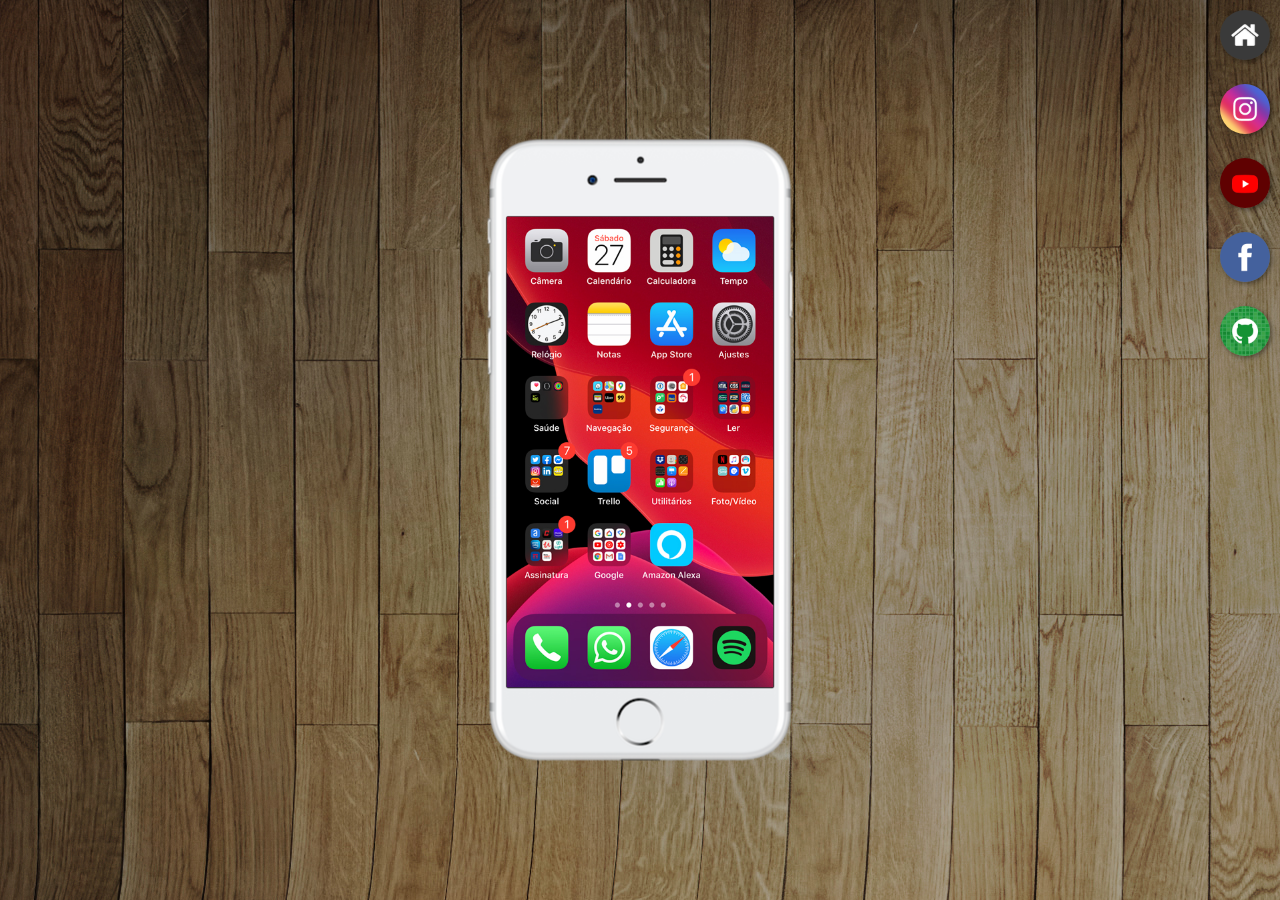
<file: index.html>
<!DOCTYPE html>
<html lang="pt-br">
<head>
    <meta charset="UTF-8">
    <meta name="viewport" content="width=device-width, initial-scale=1.0">
    <title>Document</title>
    <link rel="shortcut icon" href="favicon.ico" type="image/x-icon">
    <link rel="stylesheet" href="estilos/style.css">
</head>
<body>
    <main>
        <section id="telefone">
            <iframe src="home.html" name="tela" id="tela" frameborder="0"></iframe>
        </section>
        <section id="redes-sociais">
            <a href="home.html" target="tela"><img src="imagens/logo-home.jpg" alt="home"></a><br>
            <a href="instagram.html" target="tela"><img src="imagens/logo-instagram.jpg" alt="instagram"></a><br>
            <a href="youtube.html" target="tela"><img src="imagens/logo-youtube.jpg" alt="youtube"></a><br>
            <a href="facebook.html" target="tela"><img src="imagens/logo-facebook.jpg" alt="facebook"></a><br>
            <a href="github.html" target="tela"><img src="imagens/logo-github.jpg" alt="github"></a><br>

        </section>
    </main>
</body>
</html>
</file>
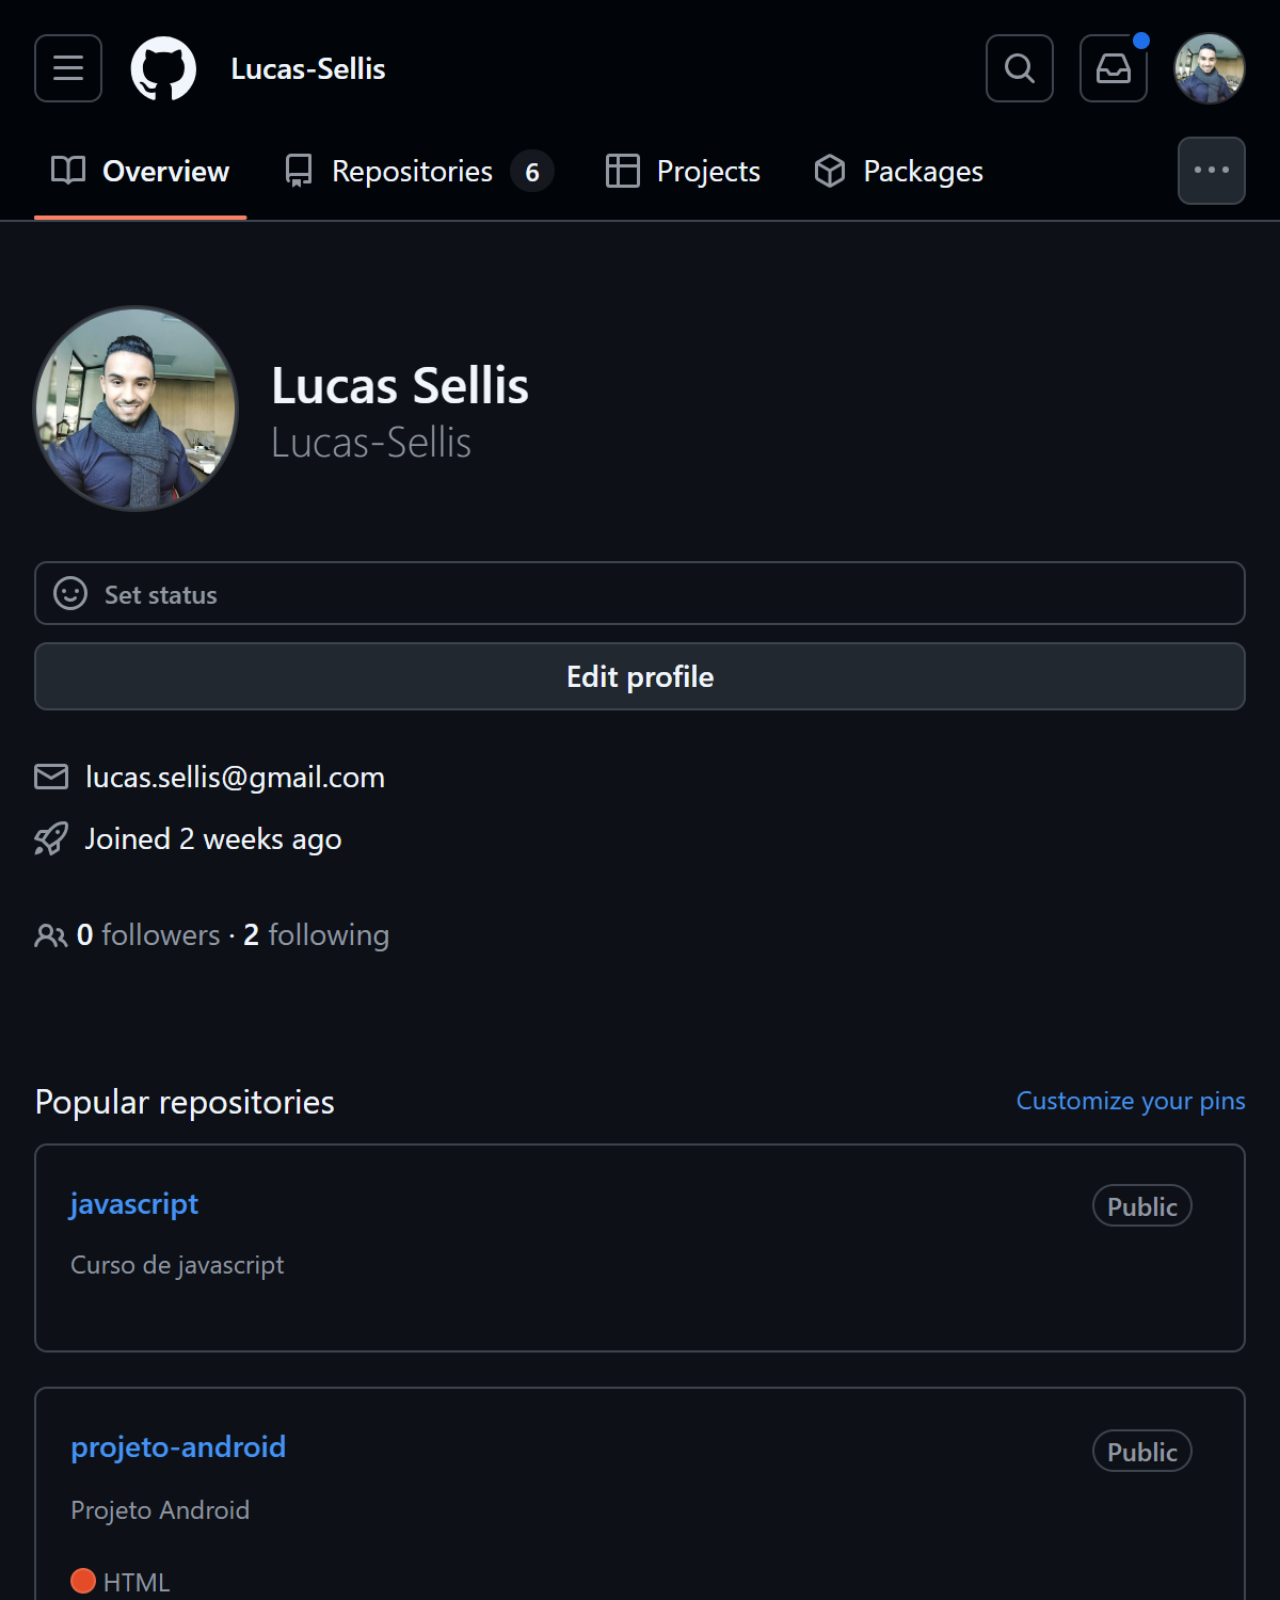
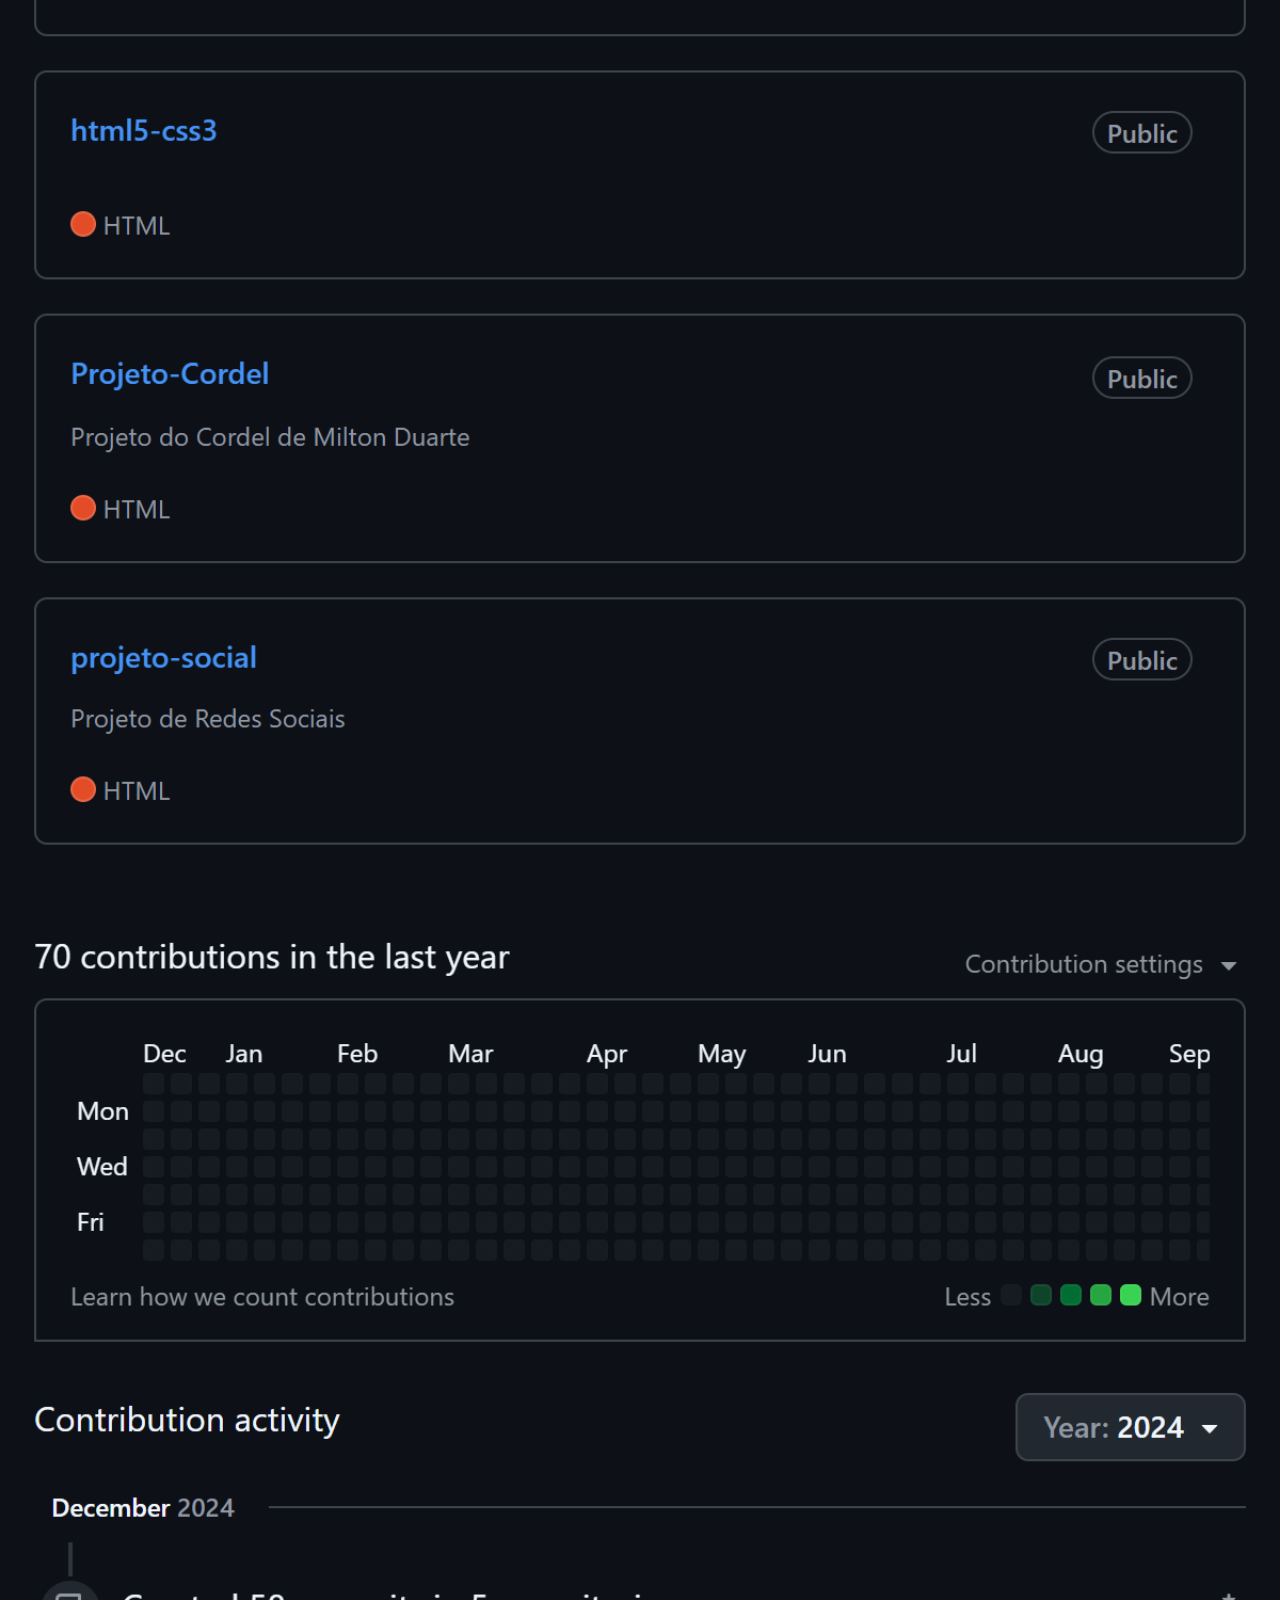
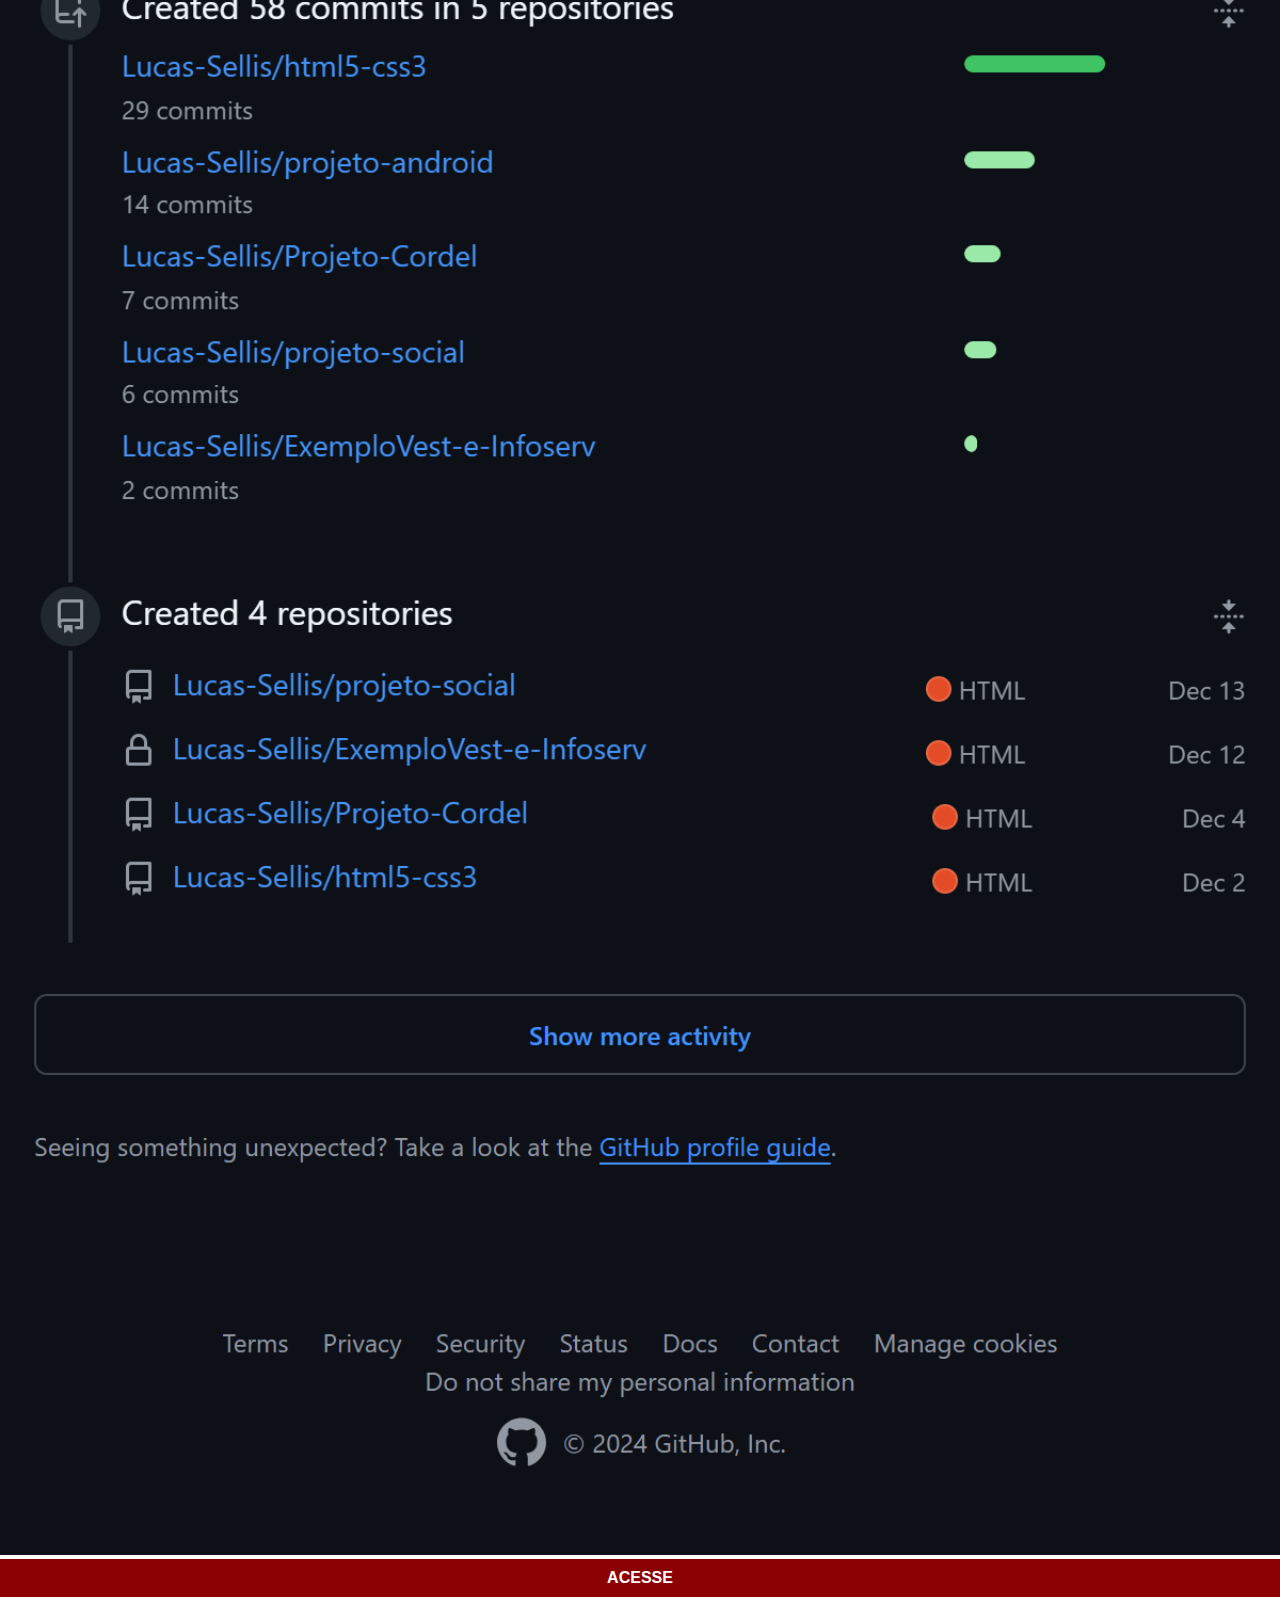
<file: github.html>
<!DOCTYPE html>
<html lang="pt-br">
<head>
    <meta charset="UTF-8">
    <meta name="viewport" content="width=device-width, initial-scale=1.0">
    <title>github</title>
    <link rel="stylesheet" href="estilos/social.css">
</head>
<body>
    <img src="imagens/github.com_Lucas-Sellis.png" alt="github">
    <a href="https://www.github.com/Lucas-Sellis" target="_blank">ACESSE</a>
</body>
</html>
</file>
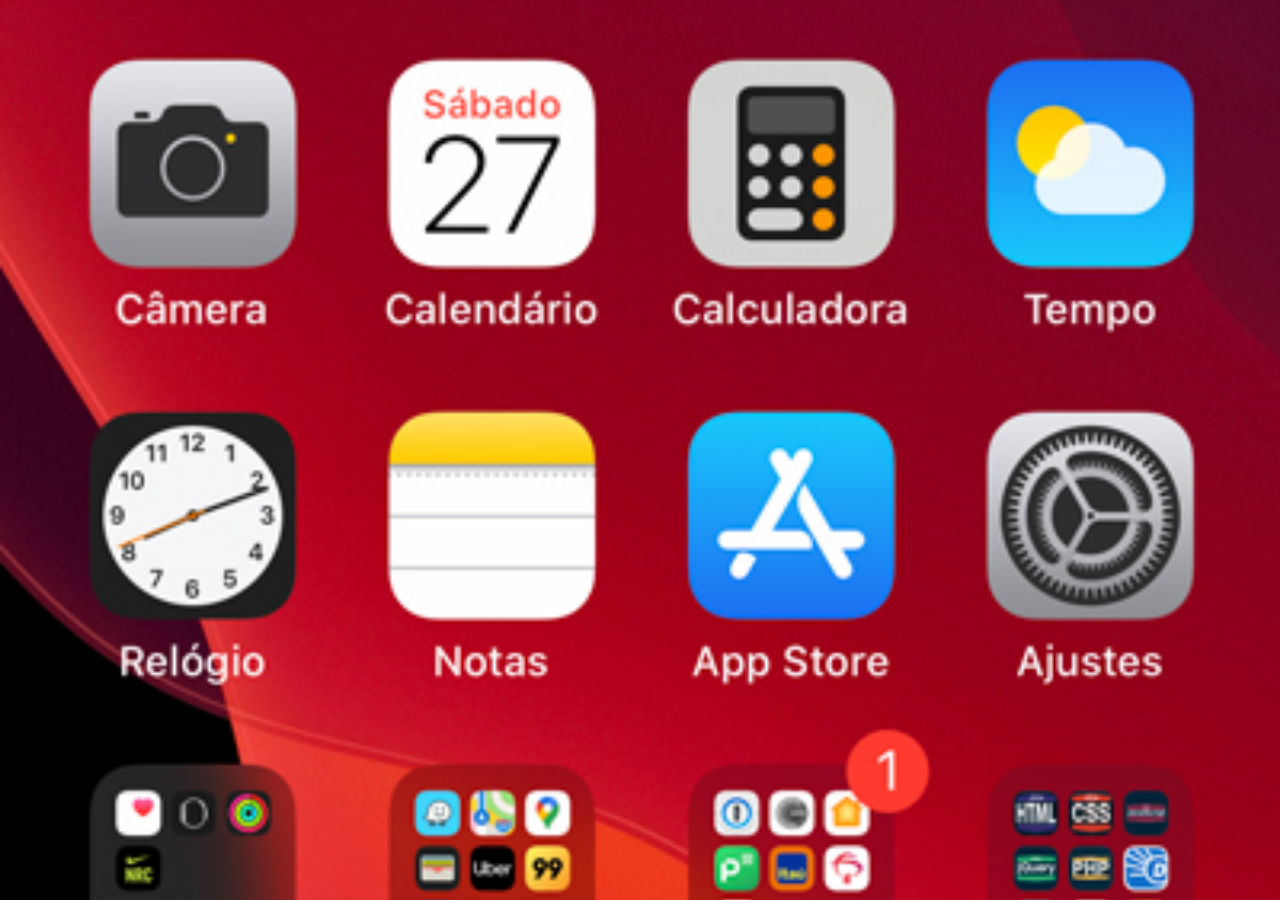
<file: home.html>
<!DOCTYPE html>
<html lang="pt-br">
<head>


    <meta charset="UTF-8">
    <meta name="viewport" content="width=device-width, initial-scale=1.0"> 
    <title>Document</title>
</head>
<style>
    *{
        margin: 0px;
        padding: 0px;

    }

    body {
        width: 100vw;
        height: 100vh;
        background: black url("imagens/tela-home.jpg") no-repeat top center;
        background-size: cover;
    }

    /* CONFIRGURAÇÕES DA IMAGEM QUE ESTA DENTRO DO CELULAR*/




</style>
<body>
    
</body>
</html>
</file>
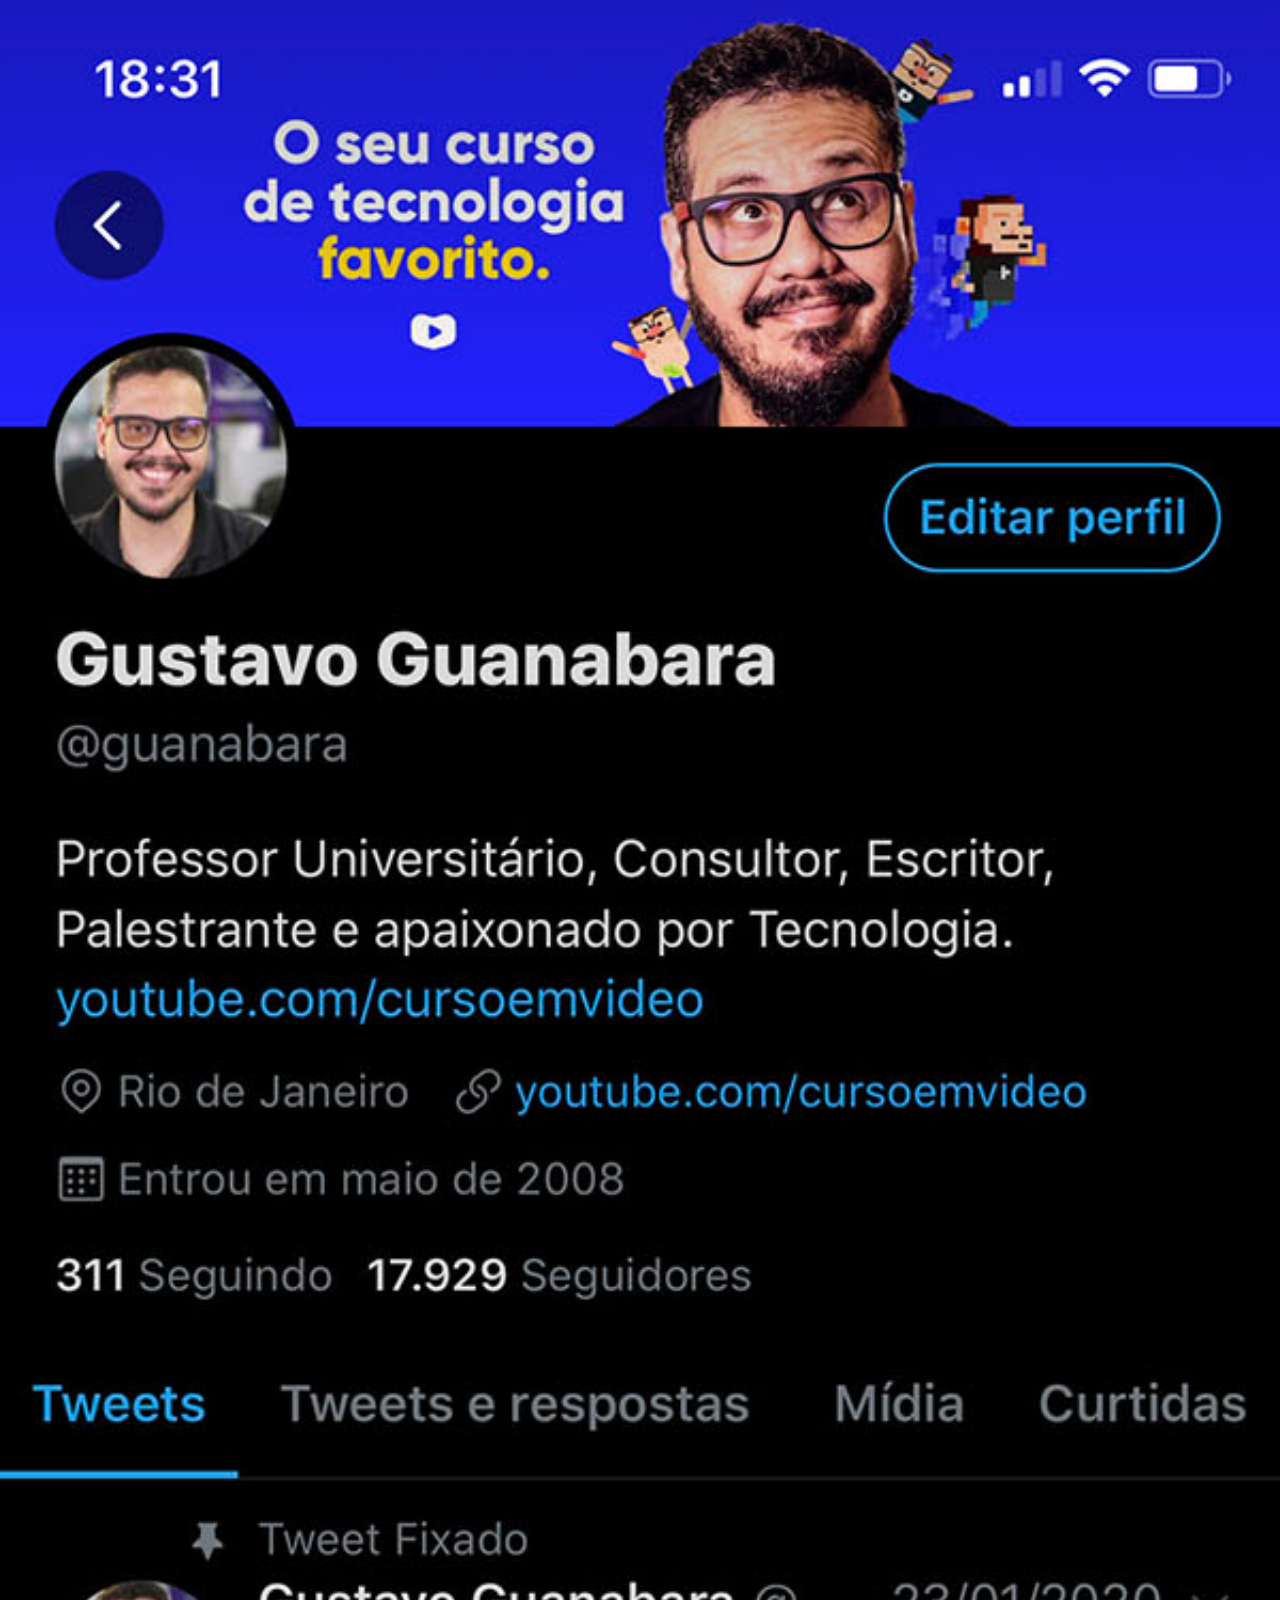
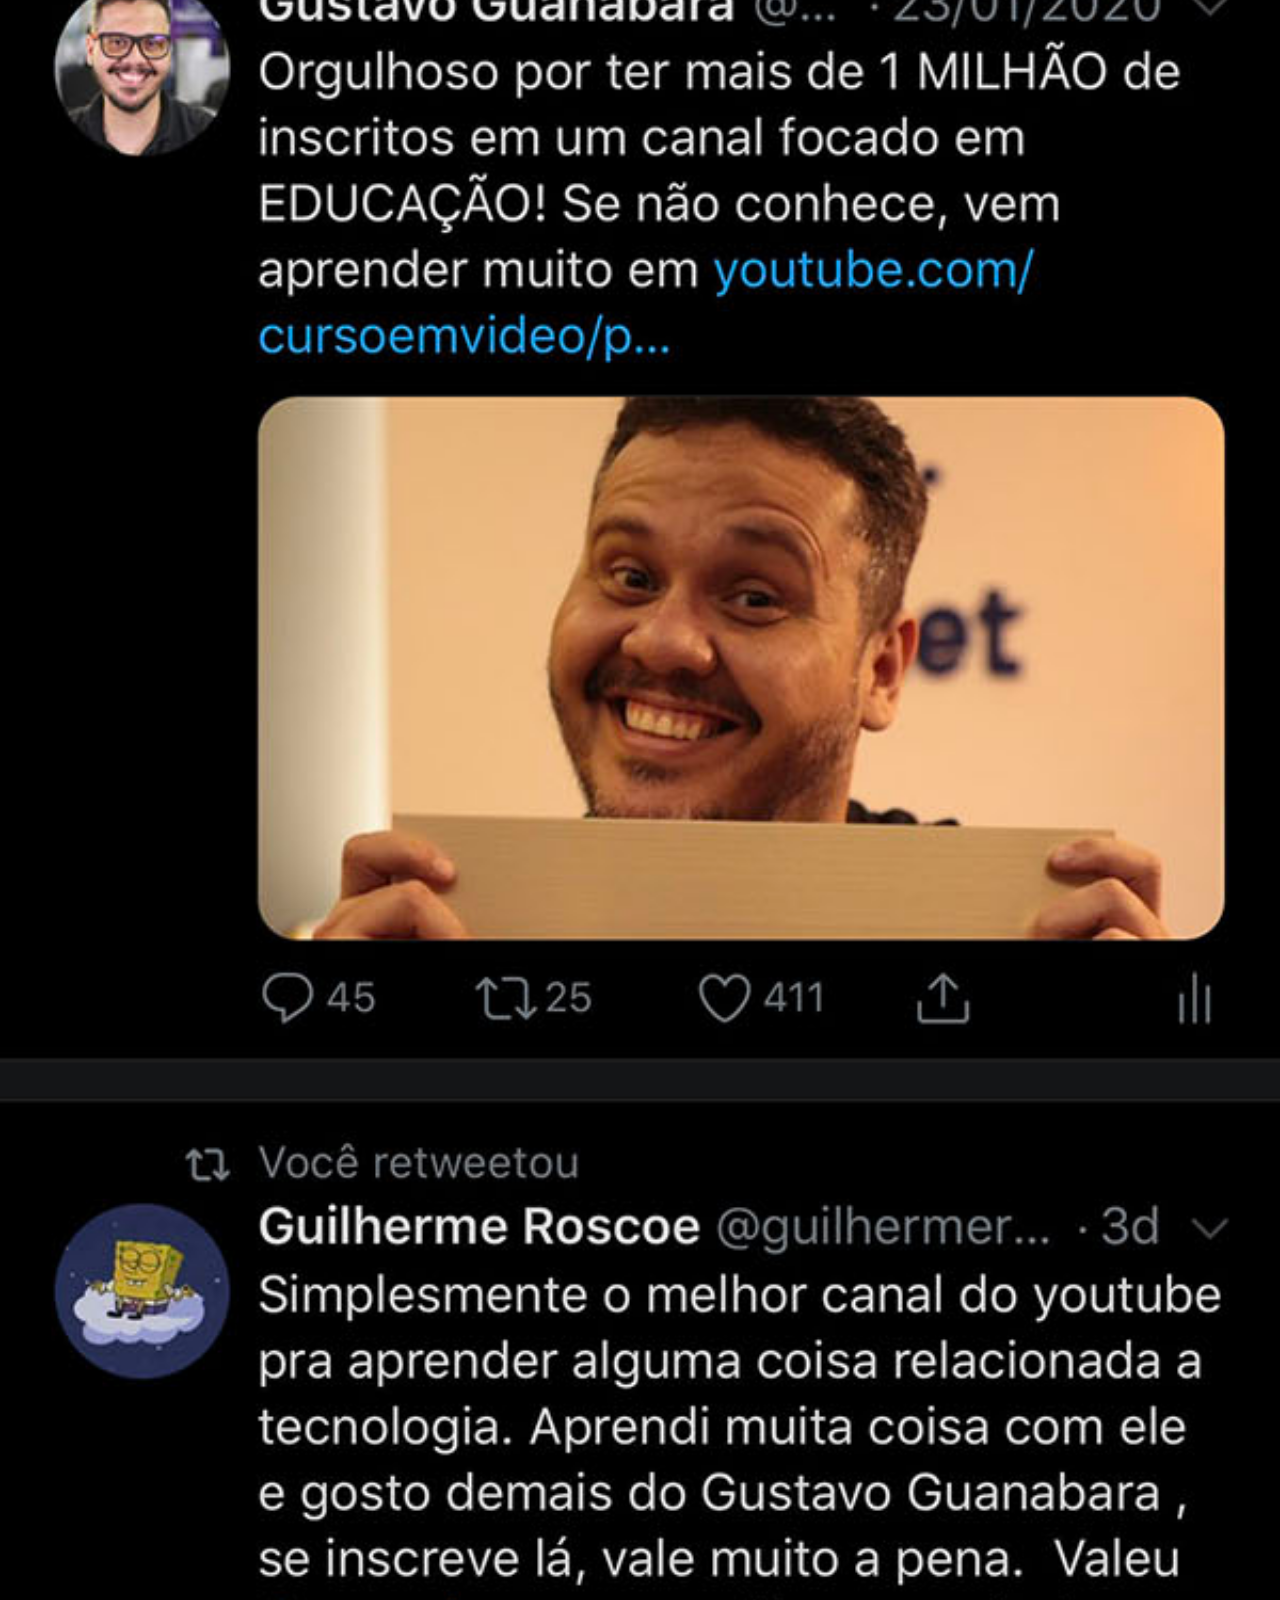
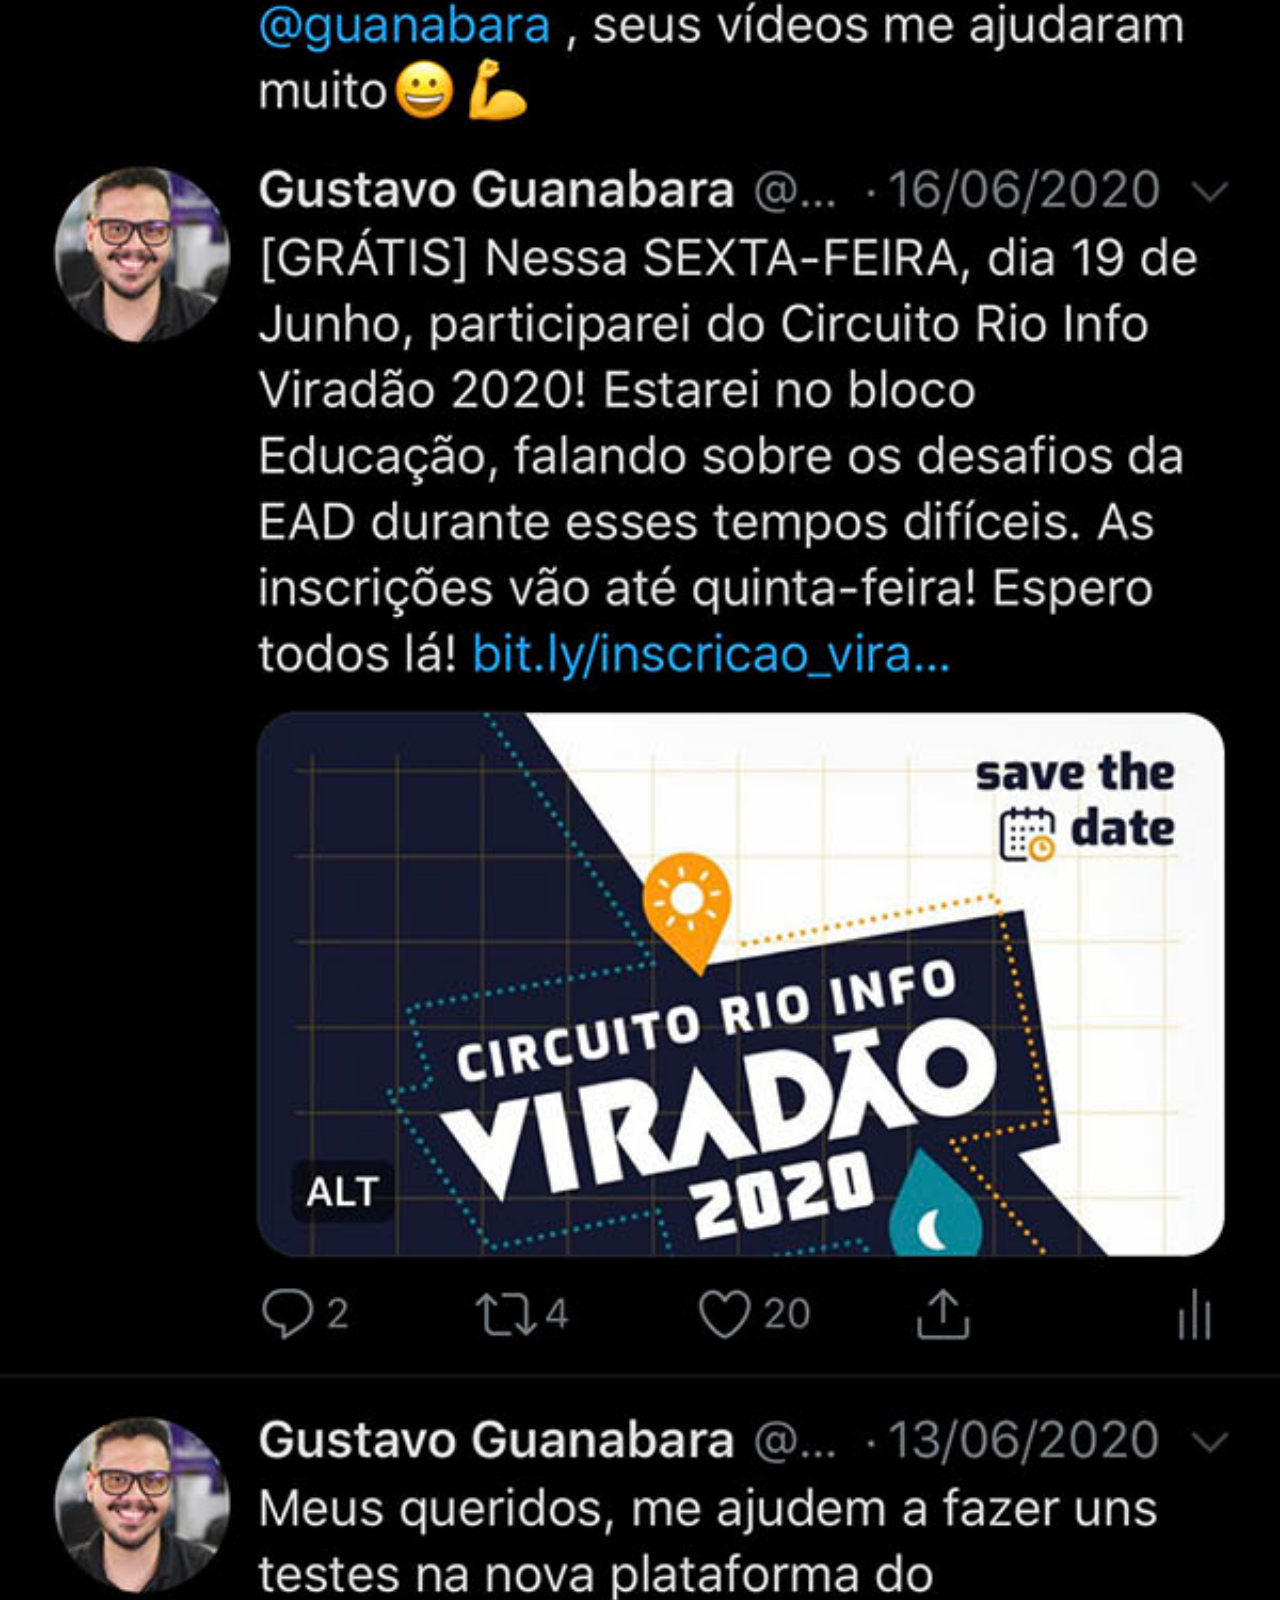
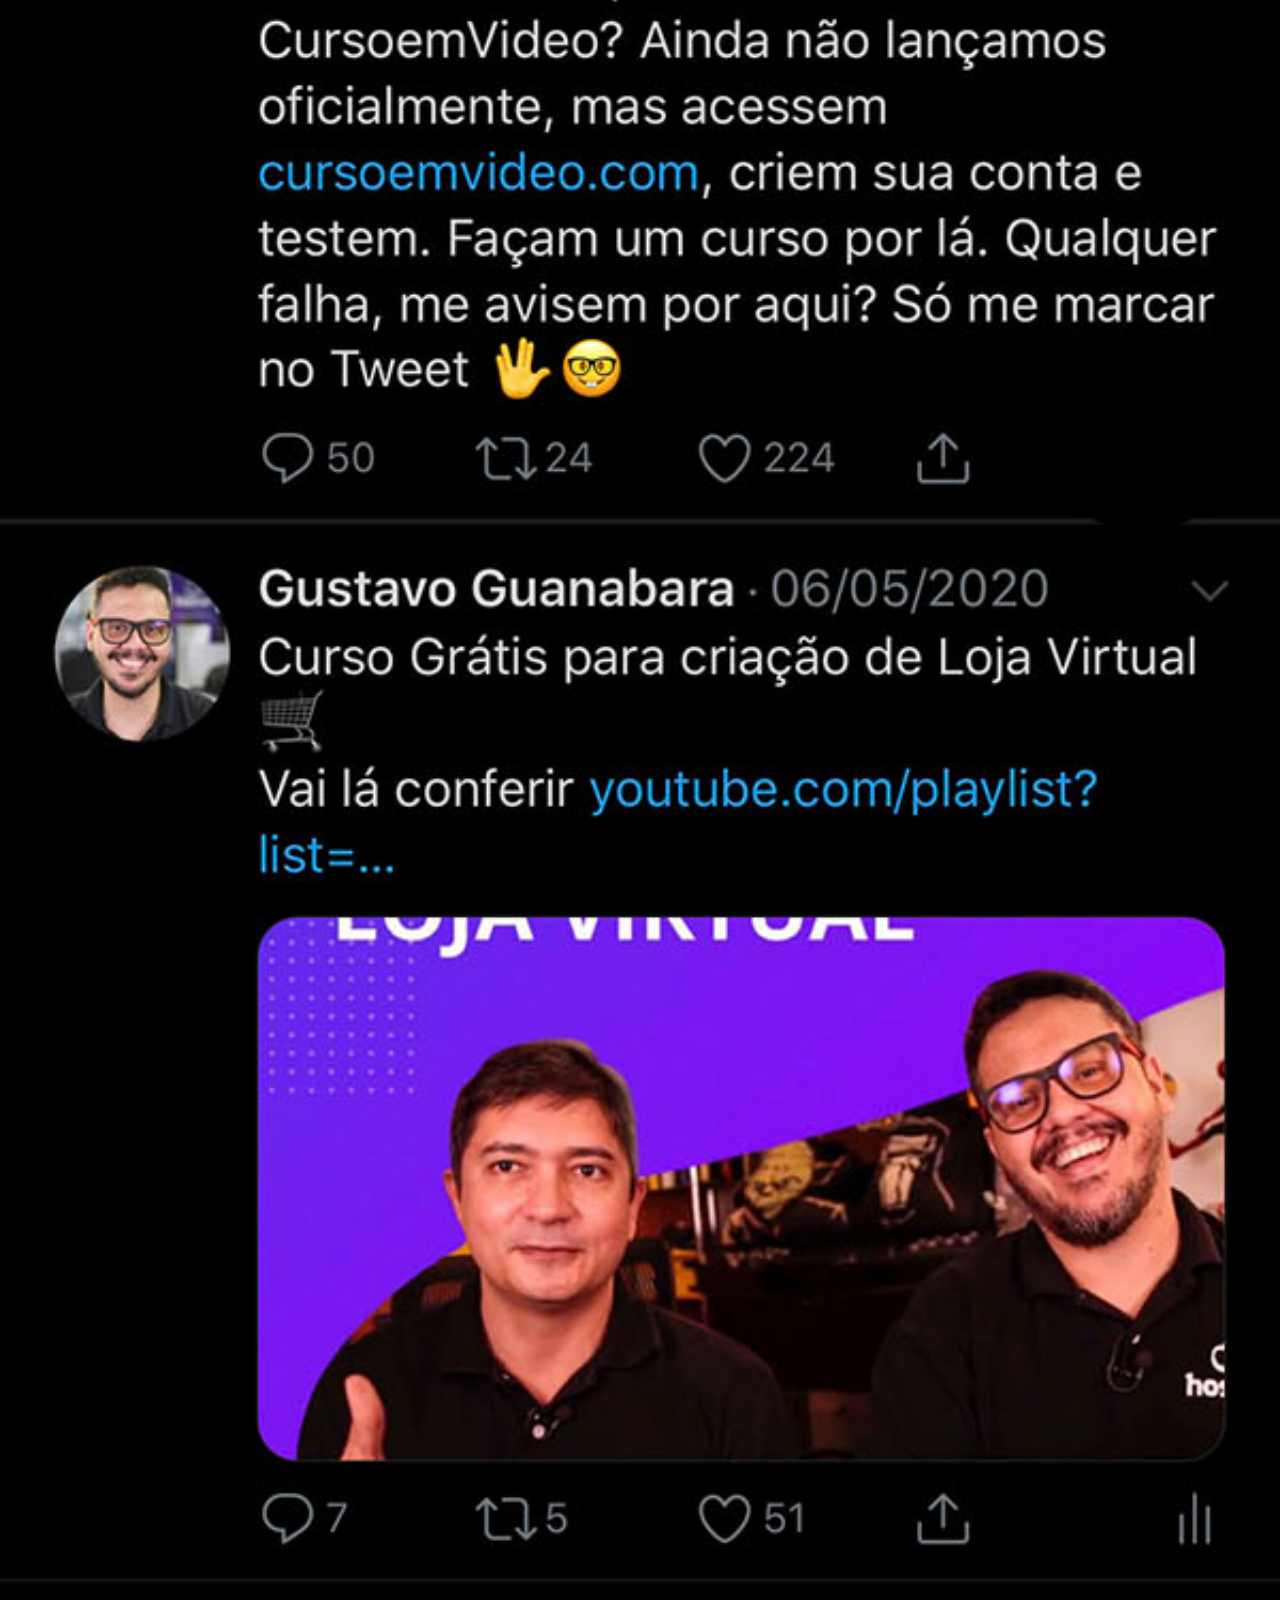
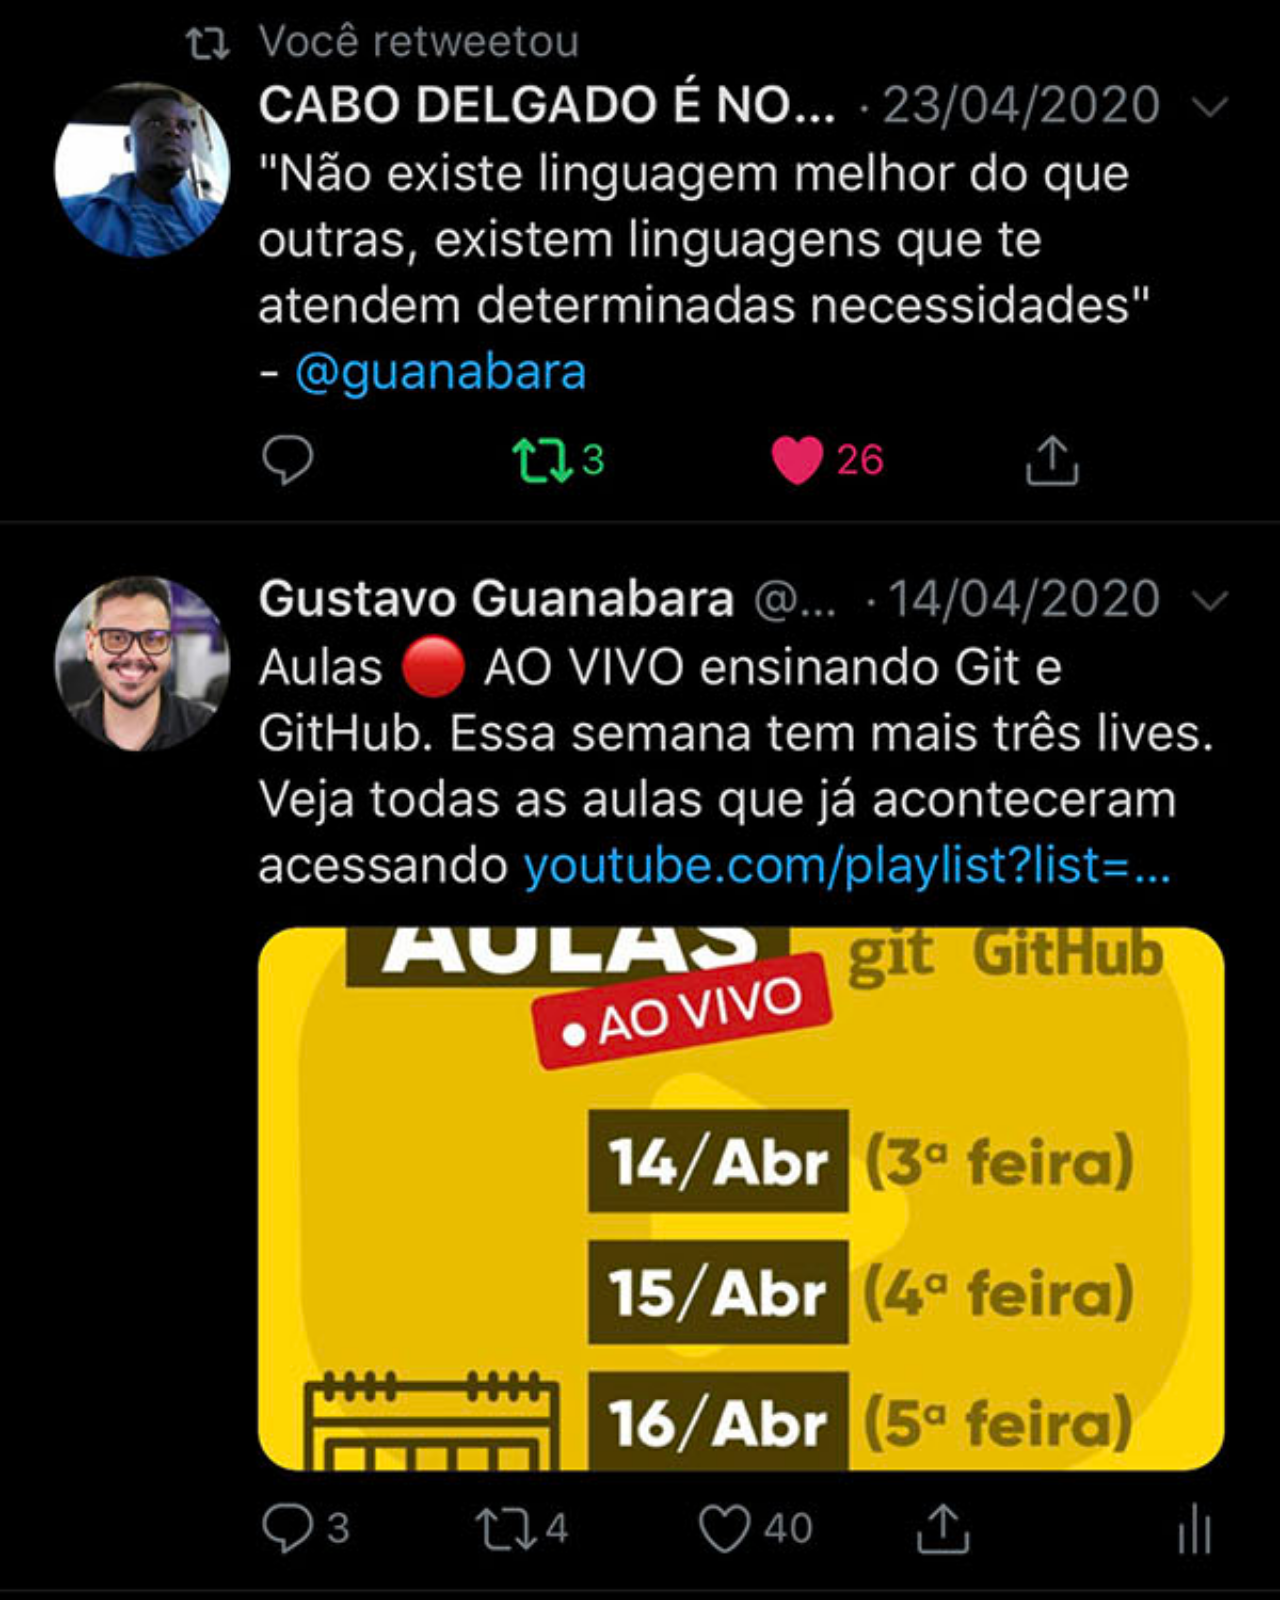
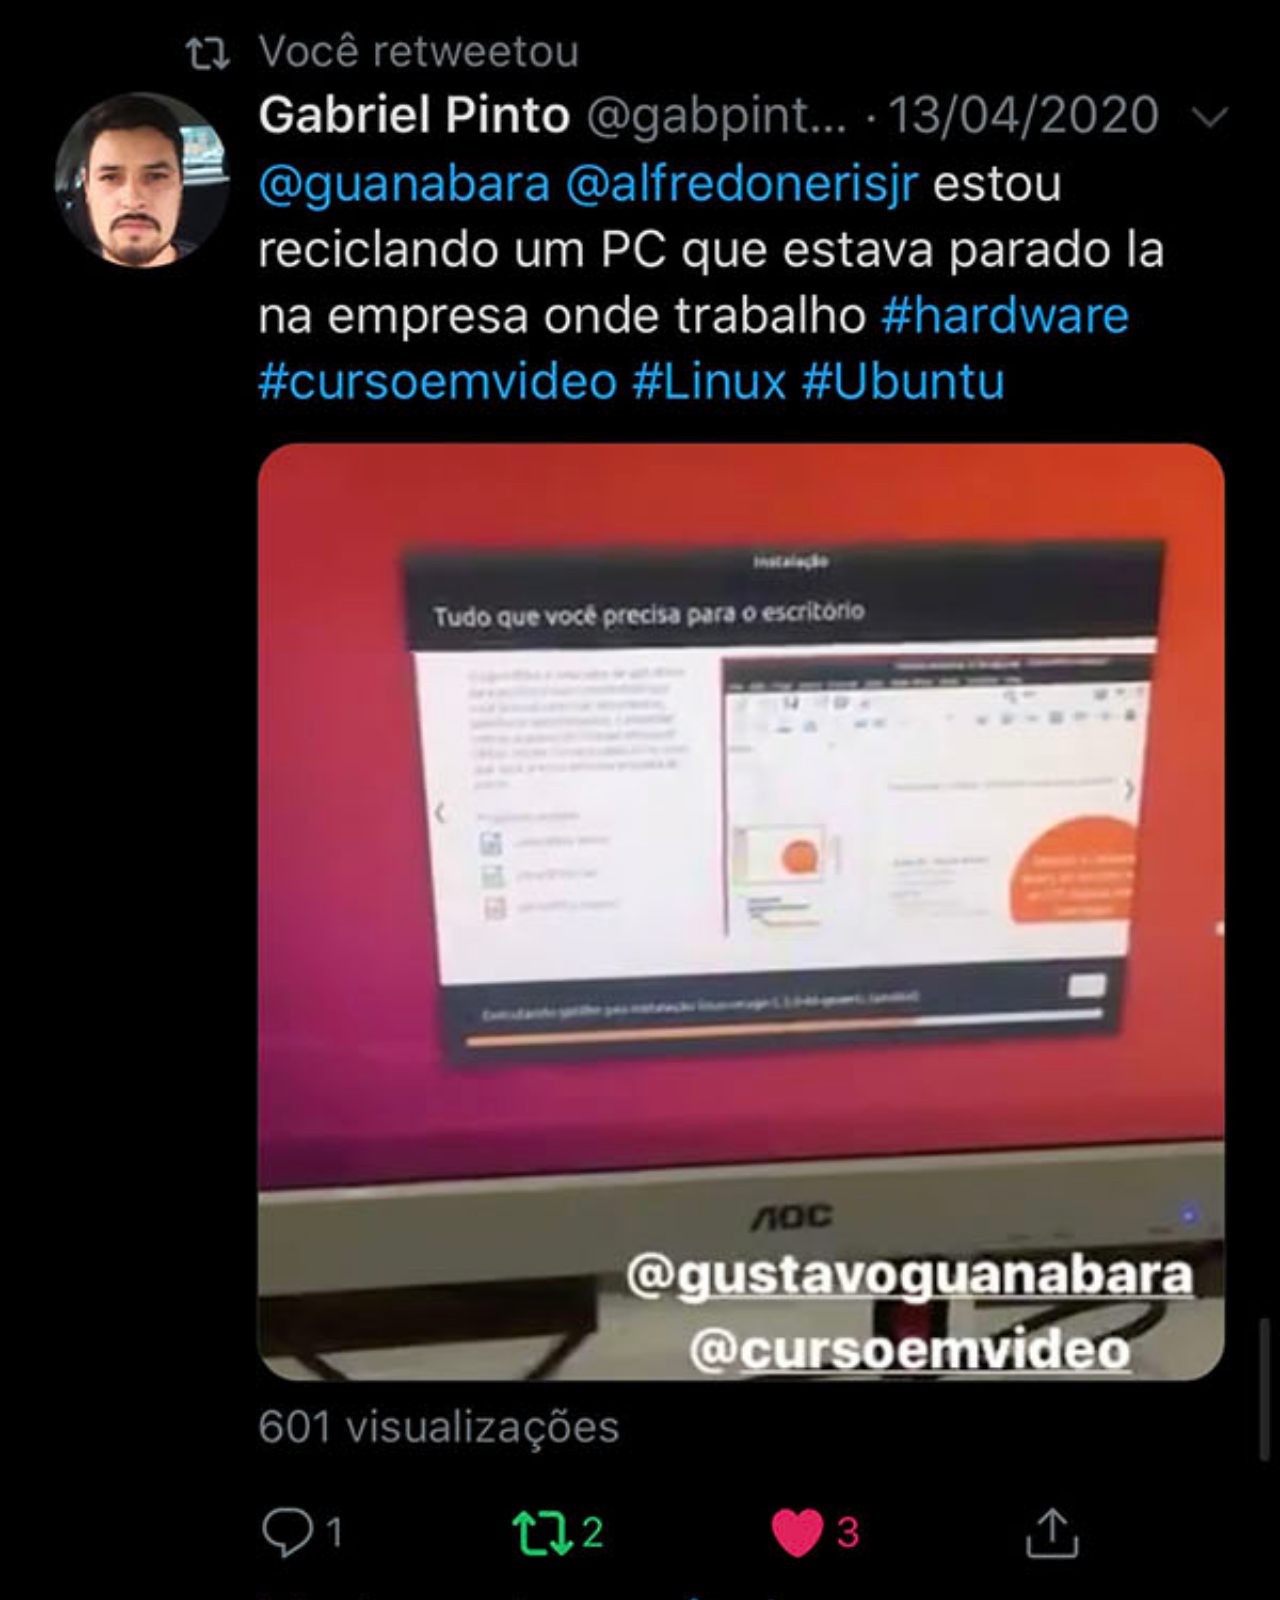
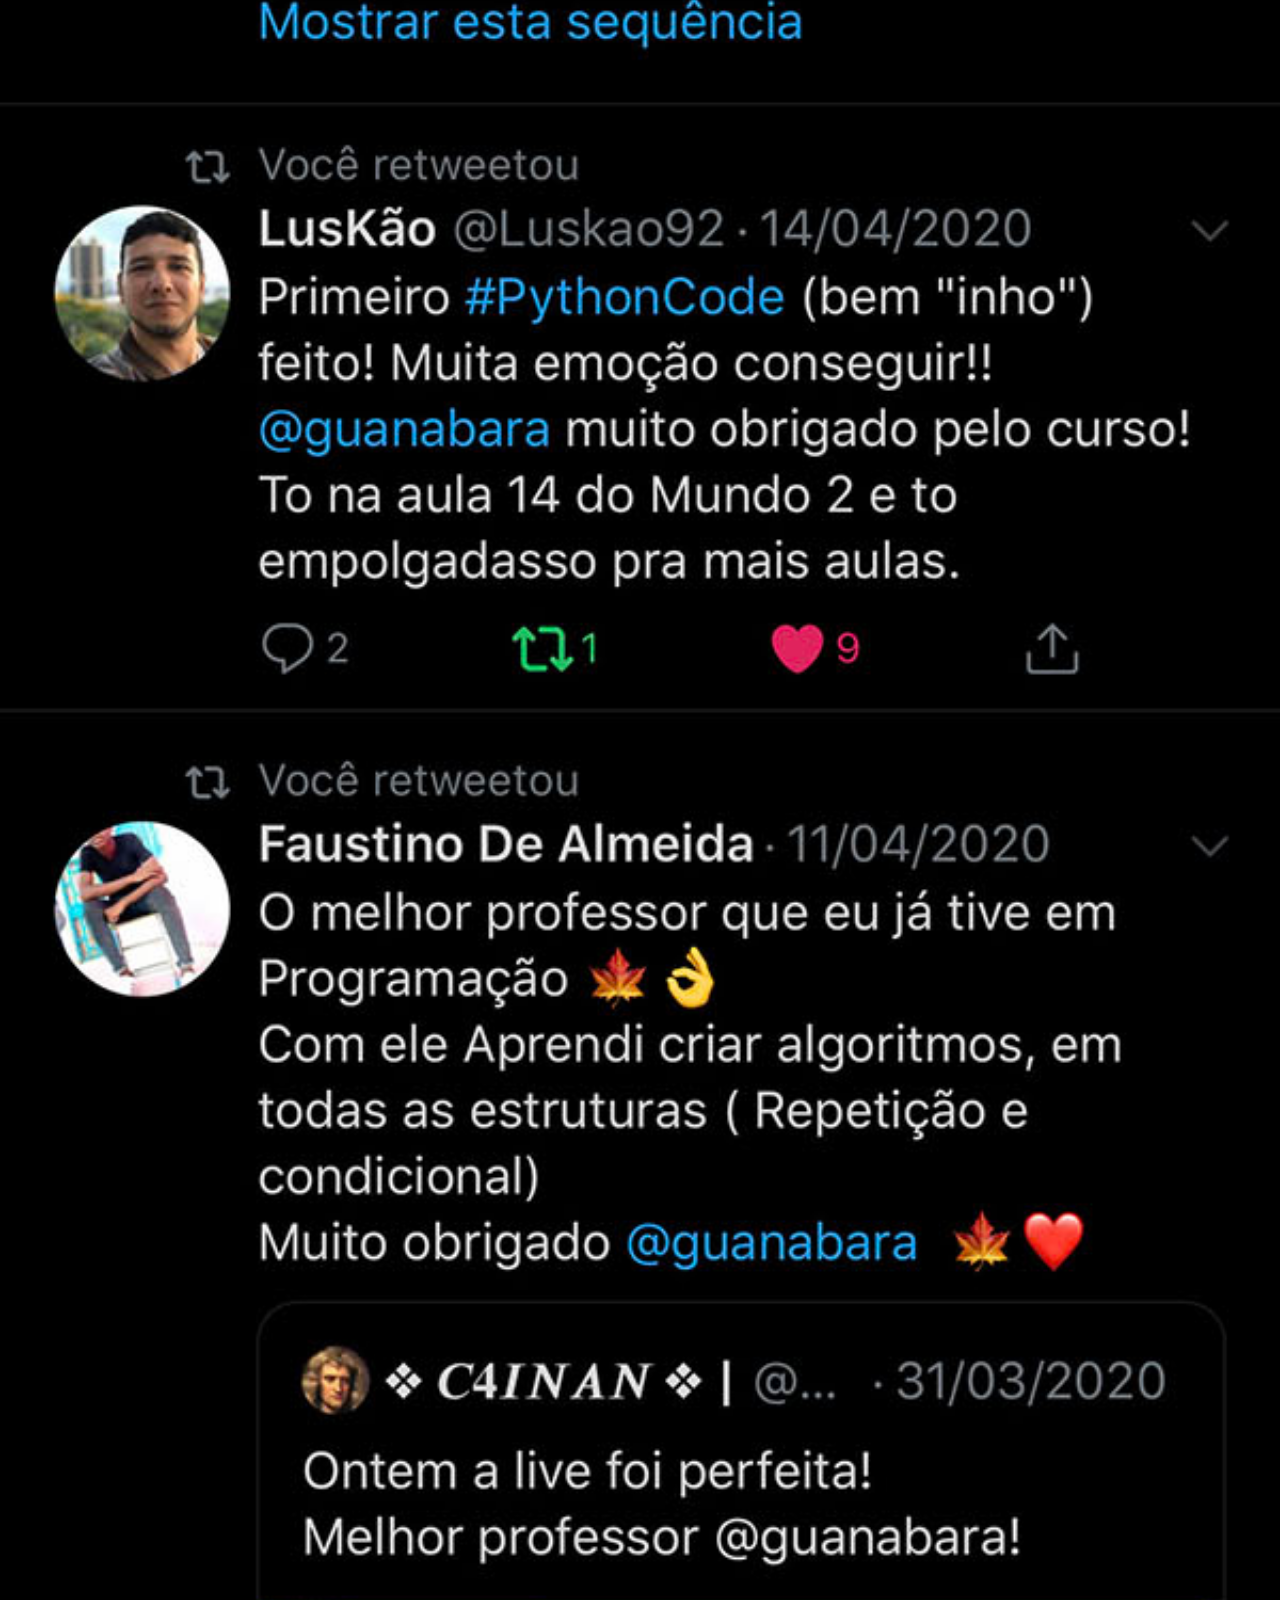
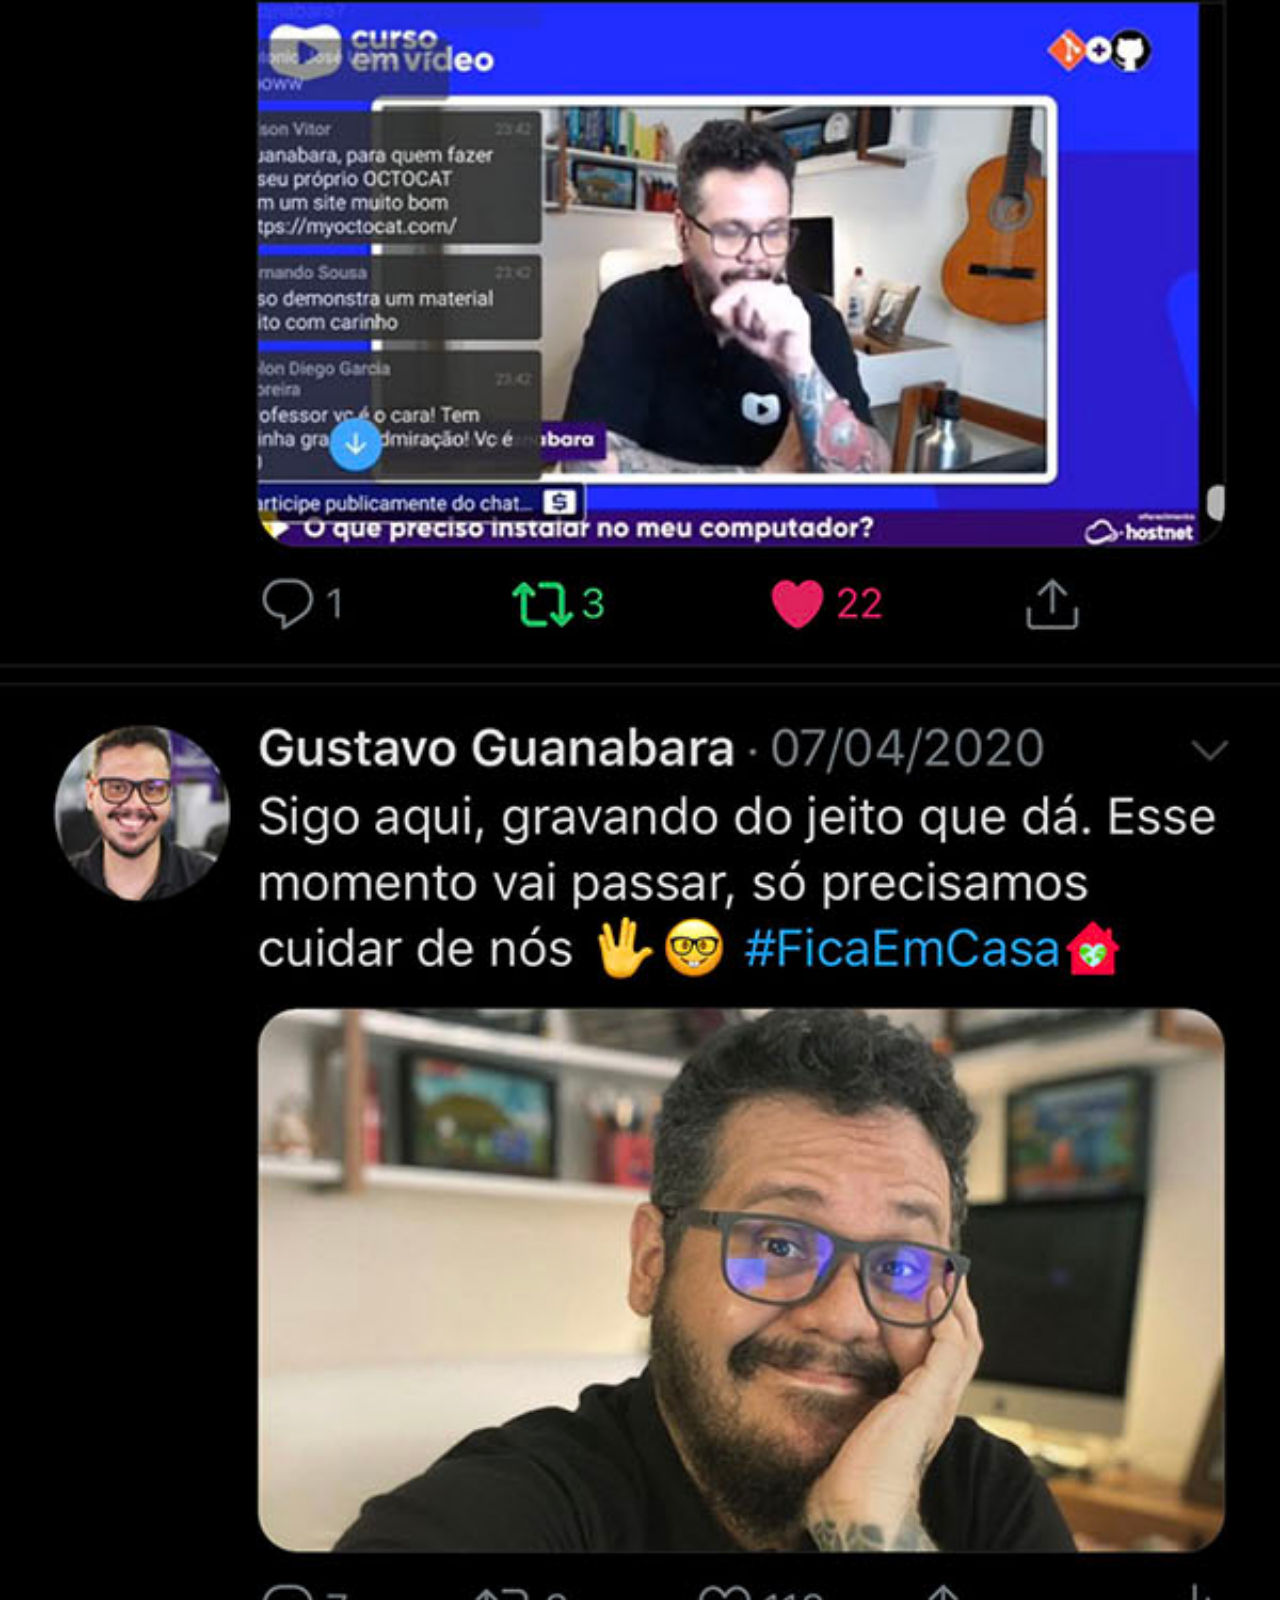
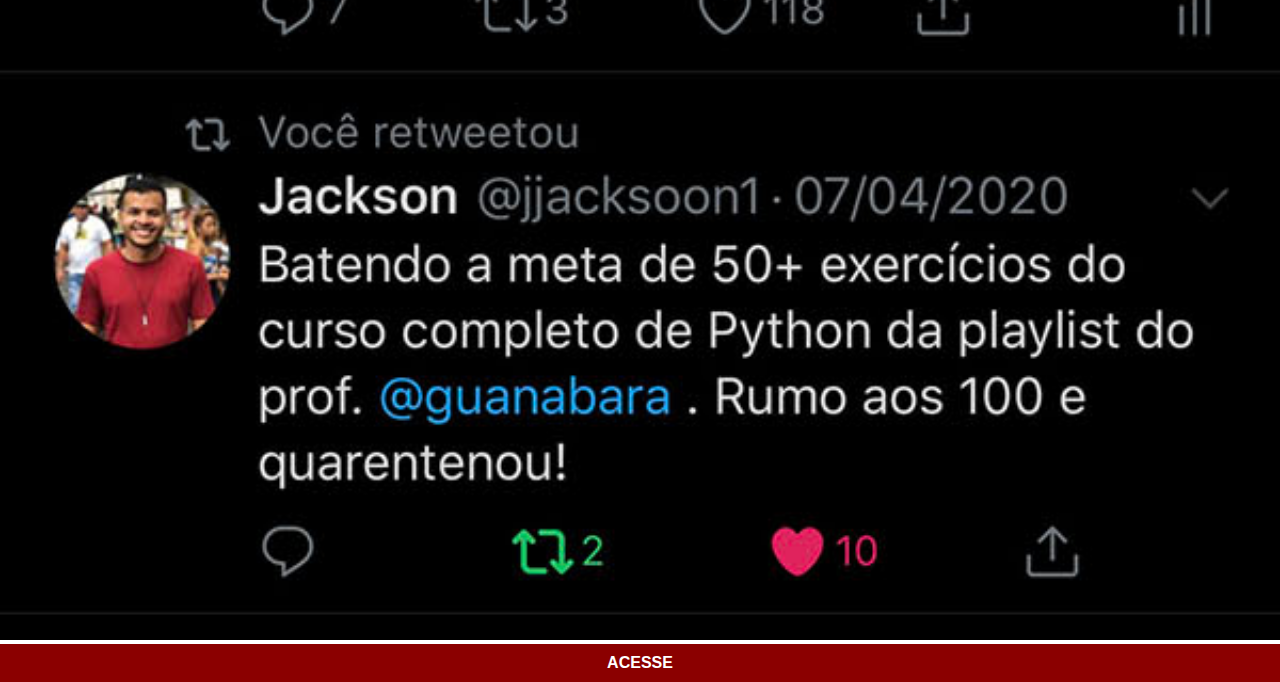
<file: X.html>
<!DOCTYPE html>
<html lang="pt-br">
<head>
    <meta charset="UTF-8">
    <meta name="viewport" content="width=device-width, initial-scale=1.0">
    <title>X</title>
    <link rel="stylesheet" href="estilos/social.css">
</head>
<body>
    <img src="imagens/tela-twitter.jpg" alt="X">
    <a href="https://www.twitter.com" target="_blank">ACESSE</a>
</body>
</html>
</file>
<file: estilos/style.css>
@charset "utf-8";

*{
    margin: 0px;
    padding: 0px;
    font-family: 'Franklin Gothic Medium', 'Arial Narrow', Arial, sans-serif;
}

html, body {

    height: 100vh;
    width: 100vw;
    background-color: black;
}

body{
    background: url("../imagens/fundo-madeira.jpg");
}

main {
    position: relative;
    height: 100vh;
}

section#telefone {
    position: absolute;
    top: 50%;
    left: 50%;
    transform: translate(-50%, -50%);

    height: 627px;
    width: 311px;
    background: url("../imagens/frame-iphone.png") no-repeat;
}

iframe#tela{
    position: relative;
    top: 80px;
    left: 22px;
    width: 267px;
    height: 471px;


}

section#redes-sociais {
    text-align: right;
}


section#redes-sociais img{
    width: 50px;
    margin: 10px;
    border-radius: 50%;
    box-shadow: 2px 2px 5px rgba(0, 0, 0, 0.400);
    box-sizing: border-box;
}

section#redes-sociais img:hover {
    border: 2px solid rgba(255, 255, 255, 0.600);
    transform: translate(-3px, -3px);
    box-shadow: 5px 5px 10px rgba(0, 0, 0, 0.6);
    transition: transform .3s border 1s;

}
</file>
<file: estilos/social.css>
@charset "UTF-8";

*{
    margin: 0px;
    padding: 0px;
    font-family: Arial, Helvetica, sans-serif;
}

::-webkit-scrollbar{
    width: 0px;
    height: 0px;
}

img {
    width: 100vw;
}

a {
    display: block;
    background-color: darkred;
    color: white;
    padding: 10px;
    text-align: center;
    font-weight: bolder;
    text-decoration: none;
}

a:hover{
    background-color: red;
}
</file>
